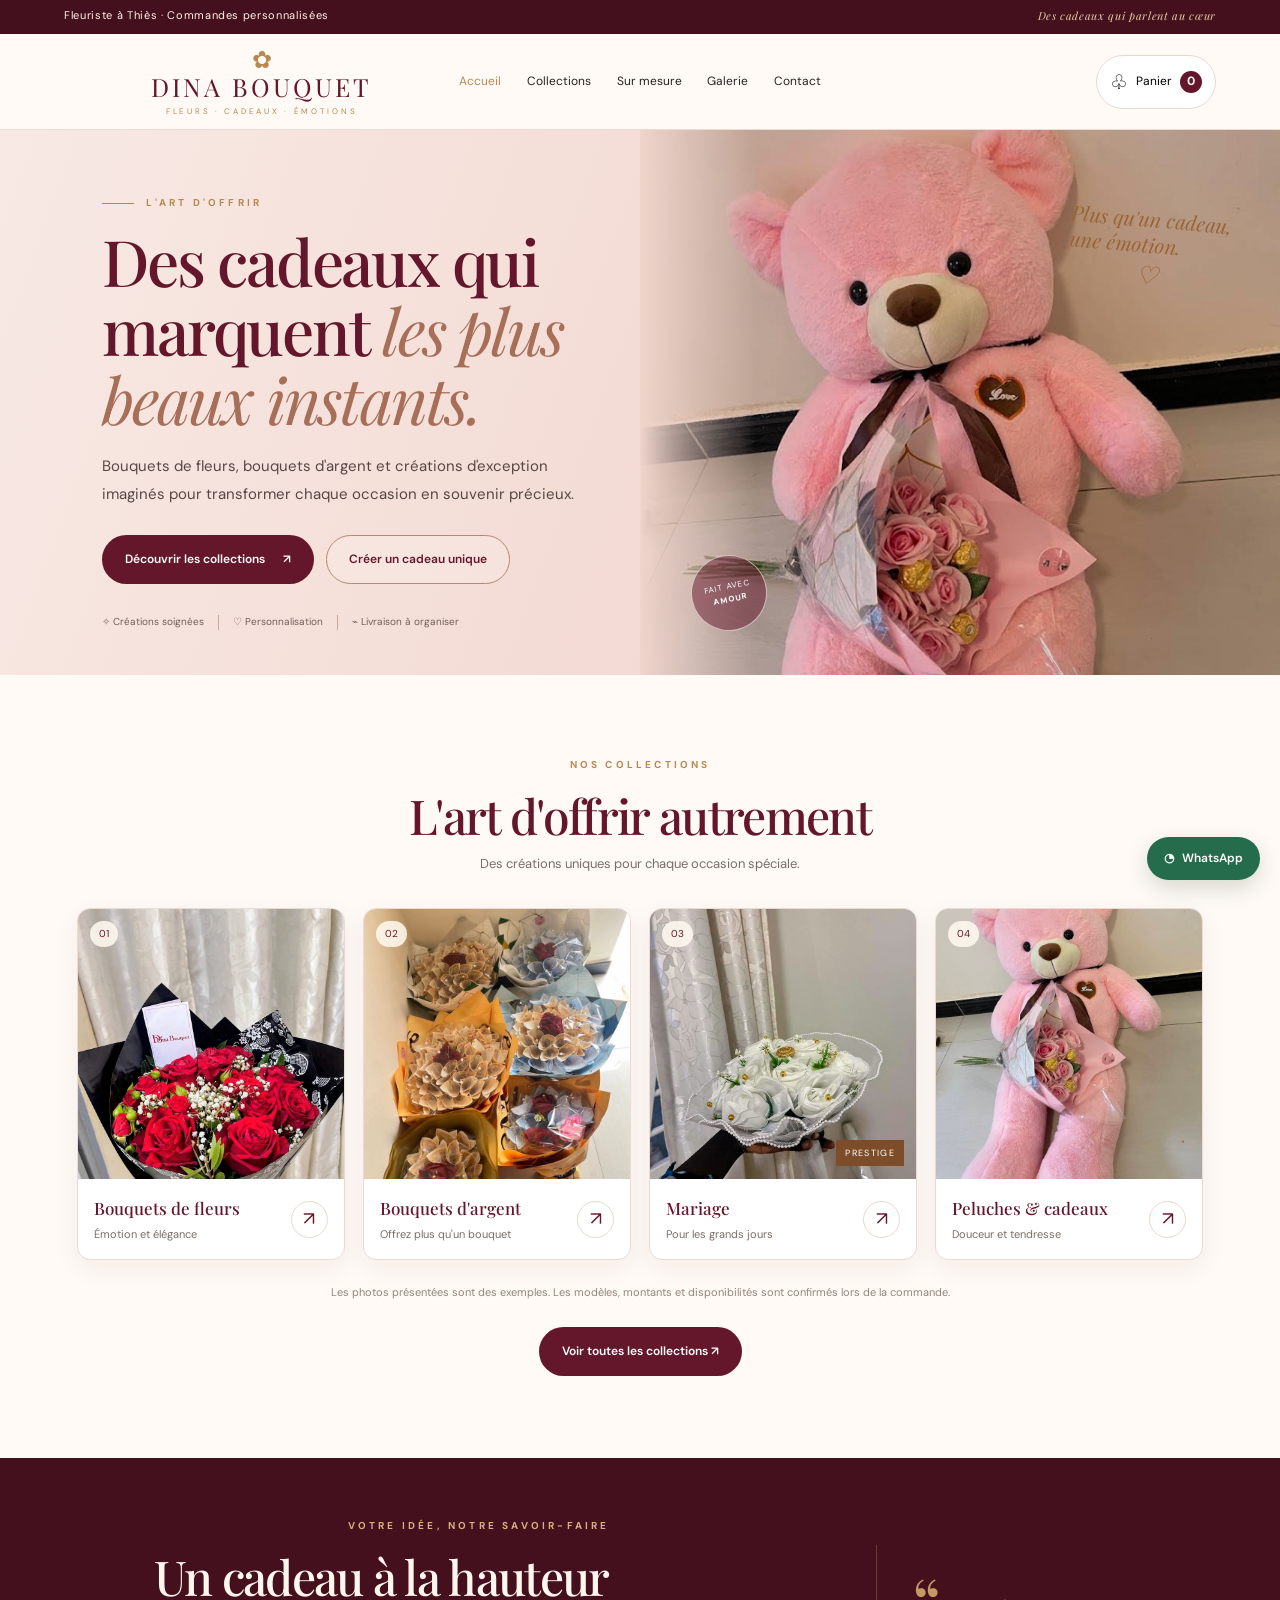
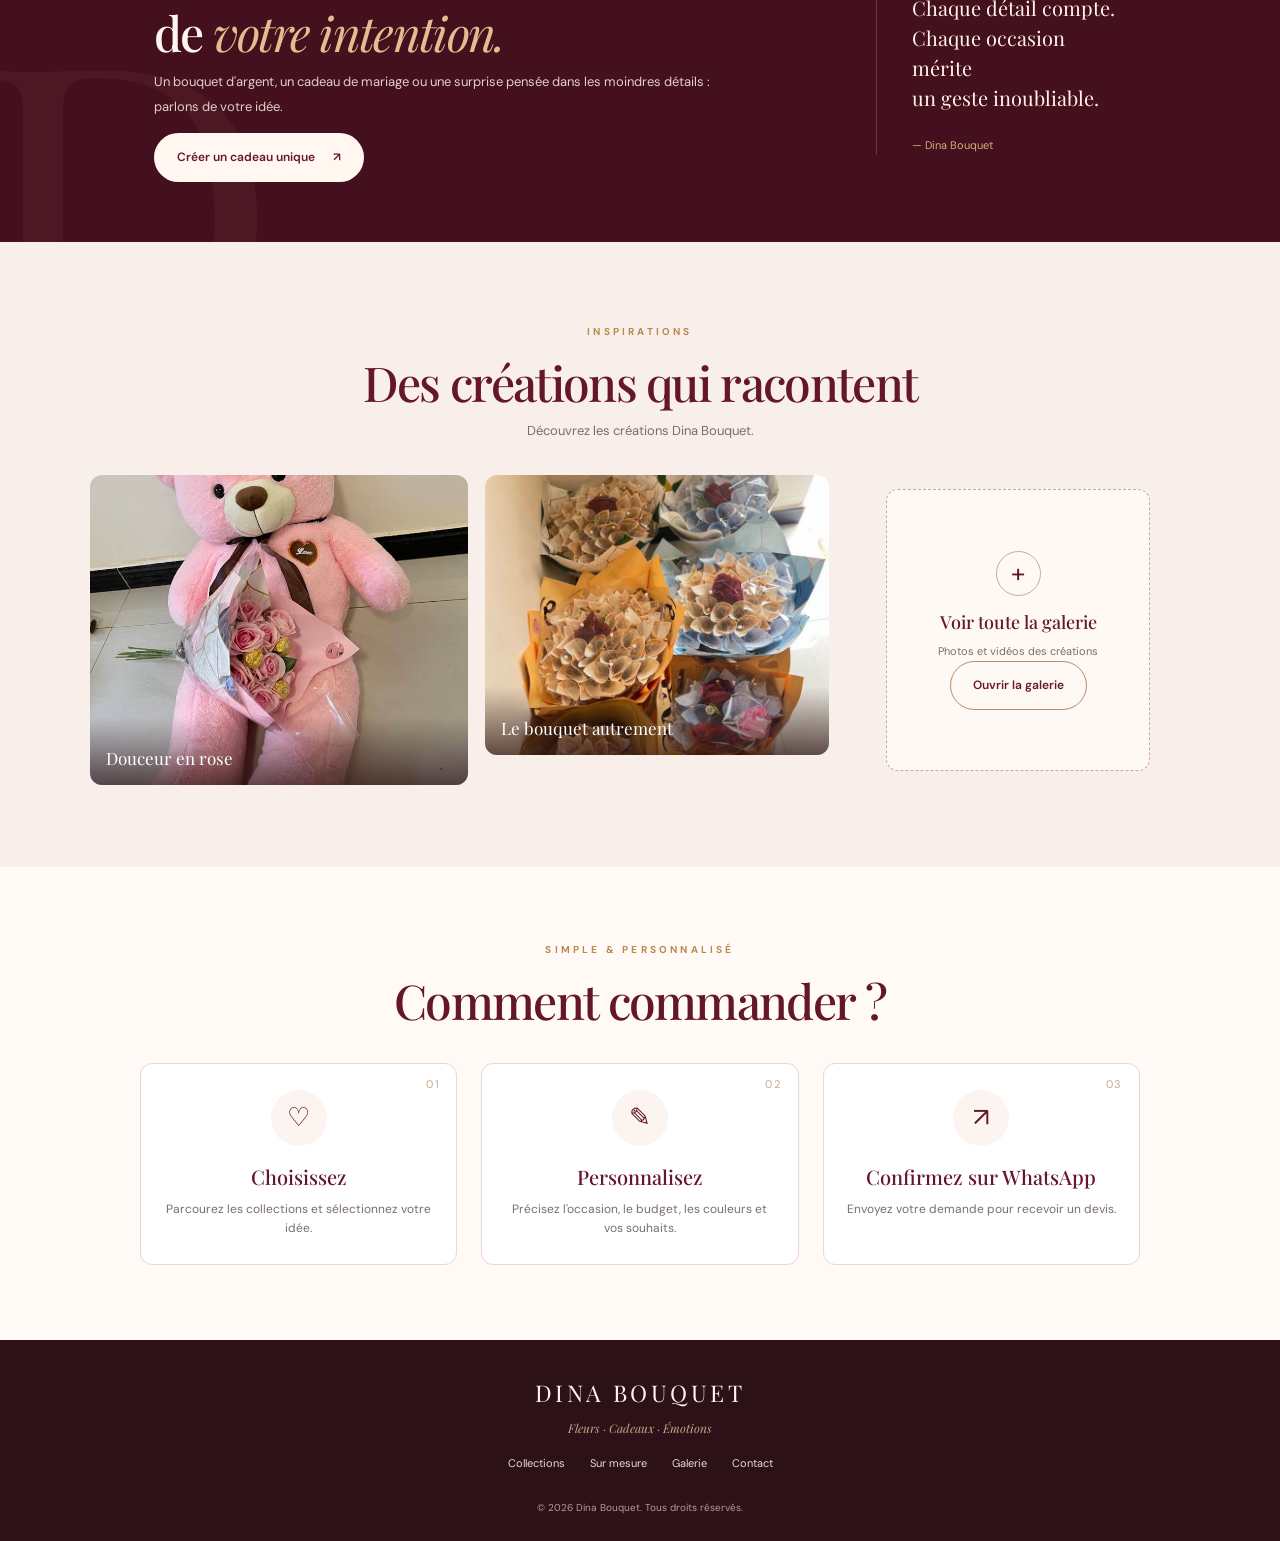
<file: index.html>
<!doctype html>
<html lang="fr">

<head>
  <meta charset="utf-8">
  <meta name="viewport" content="width=device-width, initial-scale=1">
  <meta name="theme-color" content="#64172a">
  <meta name="description"
    content="Dina Bouquet, fleuriste à Thiès : bouquets, cadeaux personnalisés et créations prestige.">
  <title>Accueil | Dina Bouquet</title>
  <link rel="stylesheet" href="styles.css">
</head>

<body>
  <div class="announcement"><span>Fleuriste à Thiès · Commandes personnalisées</span><span class="announcement-note">Des
      cadeaux qui parlent au cœur</span></div>
  <header class="site-header">
    <button class="menu-toggle" aria-label="Ouvrir le menu" aria-expanded="false">☰</button>
    <a class="brand" href="index.html" aria-label="Dina Bouquet, accueil"><span class="brand-mark">✿</span><span
        class="brand-name">DINA BOUQUET</span><span class="brand-tagline">FLEURS · CADEAUX · ÉMOTIONS</span></a>
    <nav class="nav-links" id="navLinks"><a href="index.html" aria-current="page">Accueil</a><a
        href="collections.html">Collections</a><a href="sur-mesure.html">Sur mesure</a><a
        href="galerie.html">Galerie</a></a><a href="contact.html">Contact</a></nav>
    <button class="cart-button" id="openCart" aria-label="Ouvrir le panier"><span
        class="cart-icon">♧</span><span>Panier</span><b id="cartCount">0</b></button>
  </header>
  <main>
    <section class="hero reveal" id="accueil">
      <div class="hero-copy">
        <p class="eyebrow"><span></span> L'ART D'OFFRIR</p>
        <h1>Des cadeaux qui marquent <em>les plus beaux instants.</em></h1>
        <p class="hero-text">Bouquets de fleurs, bouquets d'argent et créations d'exception imaginés pour transformer
          chaque occasion en souvenir précieux.</p>
        <div class="hero-actions"><a class="button button-primary" href="collections.html">Découvrir les collections
            <span>↗</span></a><a class="button button-outline" href="sur-mesure.html">Créer un cadeau unique</a></div>
        <div class="trust-row"><span>✧ Créations soignées</span><i></i><span>♡ Personnalisation</span><i></i><span>⌁
            Livraison à organiser</span></div>
      </div>
      <div class="hero-visual">
        <div class="hero-image-wrap"><img src="assets/images/ours-peluche-bouquet.jpeg"
            alt="Peluche et bouquet de roses" class="hero-image"></div>
        <div class="floating-note">Plus qu'un cadeau,<br><em>une émotion.</em><span>♡</span></div>
        <div class="hero-stamp">FAIT AVEC<br><b>AMOUR</b></div>
      </div>
    </section>
    <section class="section">
      <div class="section-heading reveal">
        <p class="eyebrow centered">NOS COLLECTIONS</p>
        <h2>L'art d'offrir autrement</h2>
        <p>Des créations uniques pour chaque occasion spéciale.</p>
      </div>
      <div class="collection-grid">
        <article class="collection-card reveal" data-category="Bouquets de fleurs"
          data-image="assets/images/ours-peluche-bouquet.jpeg">
          <div class="collection-image"><img src="assets/images/dina.PNG" alt="Bouquet de roses" loading="lazy"><span
              class="card-number">01</span></div>
          <div class="collection-info">
            <div>
              <h3>Bouquets de fleurs</h3>
              <p>Émotion et élégance</p>
            </div><button class="arrow-button" aria-label="Ajouter une demande de bouquet de fleurs"
              data-add="Bouquets de fleurs">↗</button>
          </div>
        </article>
        <article class="collection-card reveal" data-category="Bouquets d'argent"
          data-image="assets/images/ours-bouquets-argent.jpeg">
          <div class="collection-image"><img src="assets/images/ours-bouquets-argent.jpeg" alt="Bouquets d'argent"
              loading="lazy"><span class="card-number">02</span></div>
          <div class="collection-info">
            <div>
              <h3>Bouquets d'argent</h3>
              <p>Offrez plus qu'un bouquet</p>
            </div><button class="arrow-button" aria-label="Ajouter une demande de bouquet d'argent"
              data-add="Bouquets d'argent">↗</button>
          </div>
        </article>
        <article class="collection-card reveal" data-category="Mariage & Packs Or"
          data-image="assets/images/ours-bouquets-argent.jpeg">
          <div class="collection-image"><img src="assets/images/mariage.PNG" alt="Emballages cadeaux prestige"
              loading="lazy"><span class="card-number">03</span><span class="image-label">PRESTIGE</span></div>
          <div class="collection-info">
            <div>
              <h3>Mariage</h3>
              <p>Pour les grands jours</p>
            </div><button class="arrow-button" aria-label="Ajouter une demande mariage et pack or"
              data-add="Mariage & Packs Or">↗</button>
          </div>
        </article>
        <article class="collection-card reveal" data-category="Peluches & cadeaux"
          data-image="assets/images/ours-peluche-bouquet.jpeg">
          <div class="collection-image"><img src="assets/images/ours-peluche-bouquet.jpeg" alt="Peluche et bouquet"
              loading="lazy"><span class="card-number">04</span></div>
          <div class="collection-info">
            <div>
              <h3>Peluches & cadeaux</h3>
              <p>Douceur et tendresse</p>
            </div><button class="arrow-button" aria-label="Ajouter une demande de peluche"
              data-add="Peluches & cadeaux">↗</button>
          </div>
        </article>
      </div>
      <p class="section-footnote">Les photos présentées sont des exemples. Les modèles, montants et disponibilités sont
        confirmés lors de la commande.</p>
      <div style="text-align:center;margin-top:25px"><a class="button button-primary" href="collections.html">Voir
          toutes les collections ↗</a></div>
    </section>
    <section class="statement-section">
      <div class="statement-decoration">D</div>
      <div class="statement-content reveal">
        <p class="eyebrow centered">VOTRE IDÉE, NOTRE SAVOIR-FAIRE</p>
        <h2>Un cadeau à la hauteur<br>de <em>votre intention.</em></h2>
        <p>Un bouquet d'argent, un cadeau de mariage ou une surprise pensée dans les moindres détails : parlons de votre
          idée.</p><a class="button button-light" href="sur-mesure.html">Créer un cadeau unique <span>↗</span></a>
      </div>
      <div class="statement-side">
        <div class="quote-mark">“</div>
        <p>Chaque détail compte.<br>Chaque occasion mérite<br>un geste inoubliable.</p><span>— Dina Bouquet</span>
      </div>
    </section>
    <section class="section gallery-section">
      <div class="section-heading reveal">
        <p class="eyebrow centered">INSPIRATIONS</p>
        <h2>Des créations qui racontent</h2>
        <p>Découvrez les créations Dina Bouquet.</p>
      </div>
      <div class="gallery-grid">
        <figure class="gallery-tile tall reveal"><img src="assets/images/ours-peluche-bouquet.jpeg"
            alt="Peluche rose et bouquet">
          <figcaption>Douceur en rose</figcaption>
        </figure>
        <figure class="gallery-tile reveal"><img src="assets/images/ours-bouquets-argent.jpeg" alt="Bouquet d'argent">
          <figcaption>Le bouquet autrement</figcaption>
        </figure>
        <figure class="gallery-placeholder reveal"><span class="plus">+</span><strong>Voir toute la galerie</strong>
          <p>Photos et vidéos des créations</p><a class="button button-outline" href="galerie.html">Ouvrir la
            galerie</a>
        </figure>
      </div>
    </section>
    <section class="process-section">
      <div class="section-heading reveal">
        <p class="eyebrow centered">SIMPLE & PERSONNALISÉ</p>
        <h2>Comment commander ?</h2>
      </div>
      <div class="process-grid">
        <div class="process-step reveal"><span>01</span>
          <div class="process-icon">♡</div>
          <h3>Choisissez</h3>
          <p>Parcourez les collections et sélectionnez votre idée.</p>
        </div>
        <div class="process-step reveal"><span>02</span>
          <div class="process-icon">✎</div>
          <h3>Personnalisez</h3>
          <p>Précisez l'occasion, le budget, les couleurs et vos souhaits.</p>
        </div>
        <div class="process-step reveal"><span>03</span>
          <div class="process-icon">↗</div>
          <h3>Confirmez sur WhatsApp</h3>
          <p>Envoyez votre demande pour recevoir un devis.</p>
        </div>
      </div>
    </section>
  </main>
  <footer class="site-footer"><a class="footer-brand" href="index.html">DINA BOUQUET</a>
    <p>Fleurs · Cadeaux · Émotions</p>
    <div class="footer-links"><a href="collections.html">Collections</a><a href="sur-mesure.html">Sur mesure</a><a
        href="galerie.html">Galerie</a><a href="contact.html">Contact</a></div><small>© <span id="year"></span> Dina
      Bouquet. Tous droits réservés.</small>
  </footer>
  <a class="floating-whatsapp" id="floatingWhatsapp" href="#" aria-label="Contacter Dina Bouquet sur WhatsApp">◔
    <span>WhatsApp</span></a>
  <div class="cart-overlay" id="cartOverlay" hidden><button class="overlay-backdrop" id="closeCartBackdrop"
      aria-label="Fermer le panier"></button>
    <aside class="cart-drawer" role="dialog" aria-modal="true" aria-labelledby="cartTitle">
      <div class="cart-header">
        <div>
          <p class="eyebrow">VOTRE SÉLECTION</p>
          <h2 id="cartTitle">Mon panier <span id="cartTitleCount">(0)</span></h2>
        </div><button id="closeCart" class="close-cart" aria-label="Fermer">×</button>
      </div>
      <div id="cartItems" class="cart-items">
        <div class="empty-cart"><span>♡</span>
          <p>Votre panier est encore vide.</p><small>Ajoutez une collection pour préparer votre demande.</small>
        </div>
      </div>
      <div class="cart-footer">
        <p>Les prix des créations personnalisées sont confirmés sur devis.</p><button
          class="button button-primary full-width" id="checkoutButton">Commander sur WhatsApp ↗</button><button
          class="continue-shopping" id="continueShopping">Continuer mes découvertes</button>
      </div>
    </aside>
  </div>
  <div class="toast" id="toast" role="status" aria-live="polite"></div>
  <script src="script.js"></script>
</body>

</html>
</file>
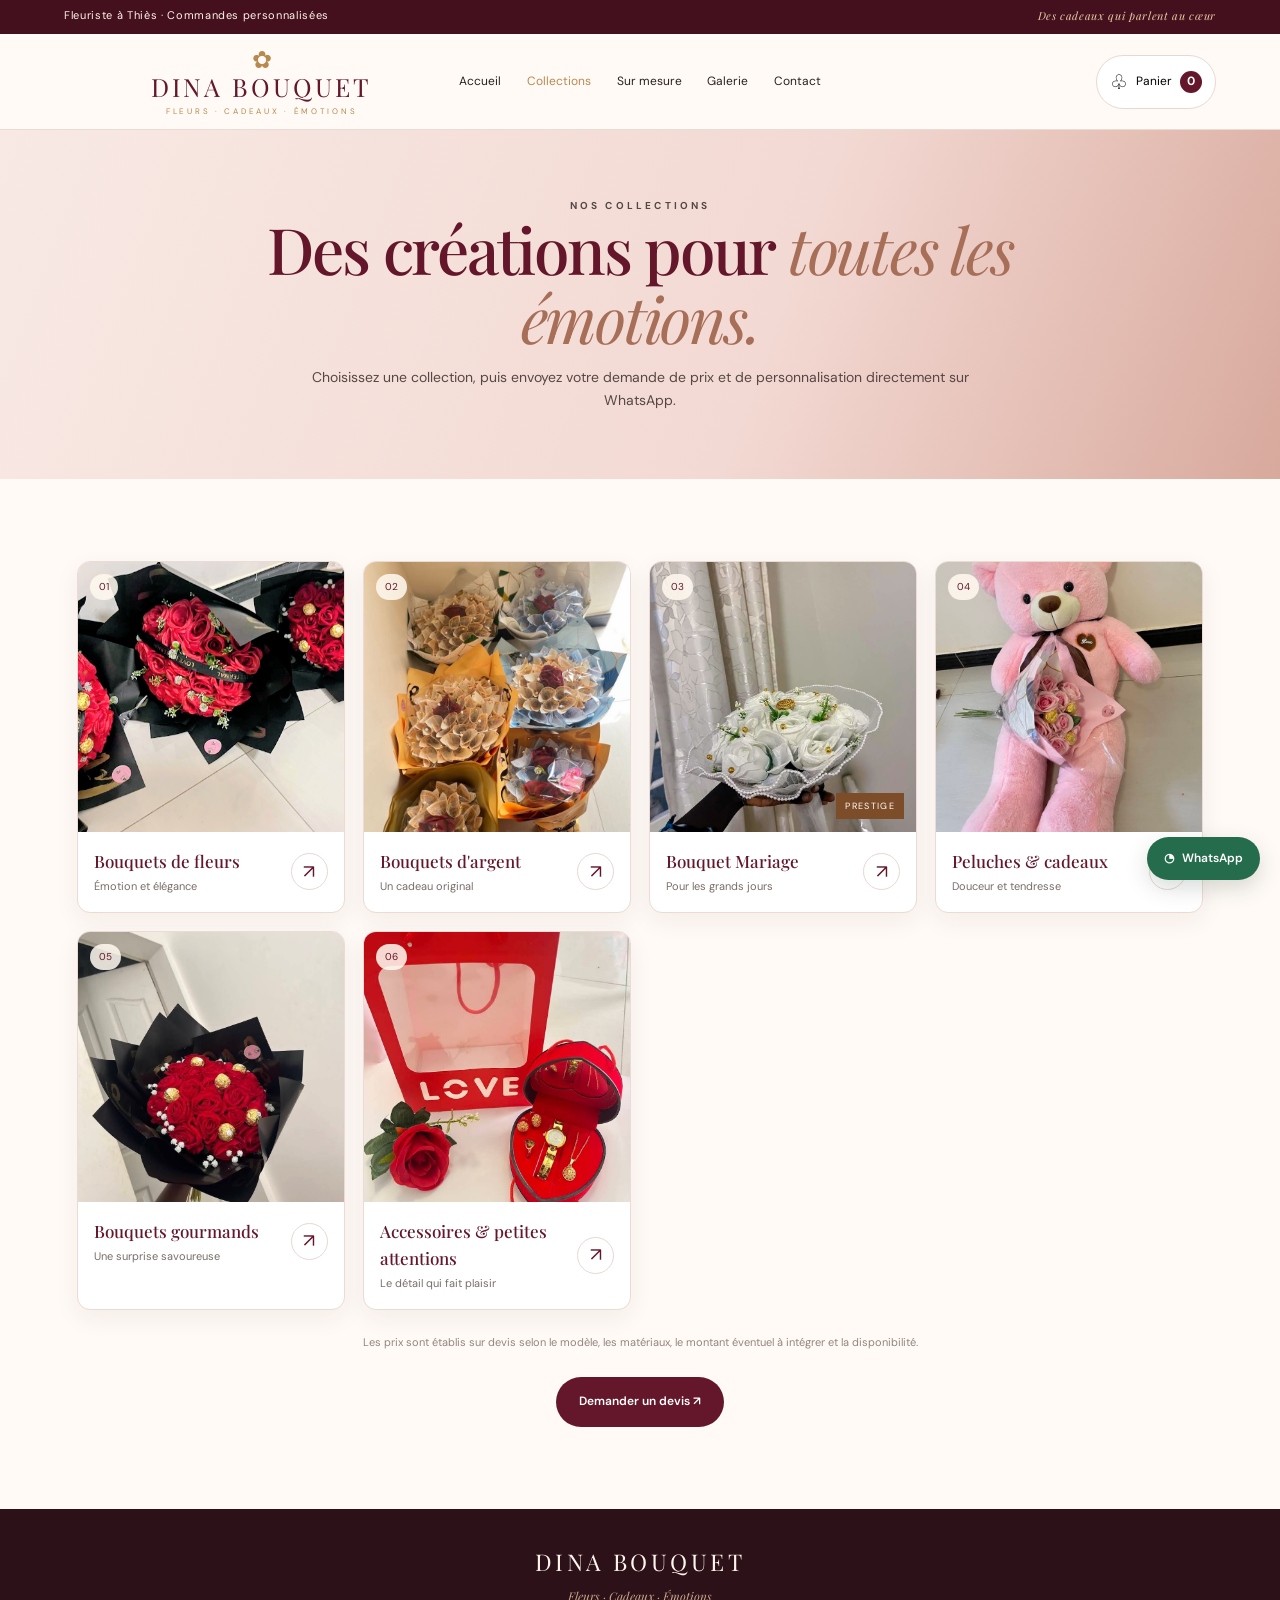
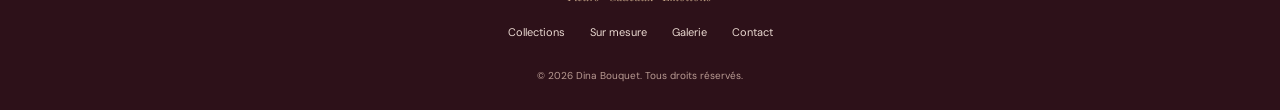
<file: collections.html>
<!doctype html>
<html lang="fr">

<head>
  <meta charset="utf-8">
  <meta name="viewport" content="width=device-width, initial-scale=1">
  <meta name="theme-color" content="#64172a">
  <meta name="description" content="Découvrez les six collections de bouquets et cadeaux Dina Bouquet à Thiès.">
  <title>Nos collections | Dina Bouquet</title>
  <link rel="stylesheet" href="styles.css">
</head>

<body>
  <div class="announcement">
    <span>Fleuriste à Thiès · Commandes personnalisées</span>
    <span class="announcement-note">Des cadeaux qui parlent au cœur</span>
  </div>

  <header class="site-header">
    <button class="menu-toggle" aria-label="Ouvrir le menu" aria-expanded="false">☰</button>
    <a class="brand" href="index.html" aria-label="Dina Bouquet, accueil">
      <span class="brand-mark">✿</span>
      <span class="brand-name">DINA BOUQUET</span>
      <span class="brand-tagline">FLEURS · CADEAUX · ÉMOTIONS</span>
    </a>
    <nav class="nav-links" id="navLinks">
      <a href="index.html">Accueil</a>
      <a href="collections.html" aria-current="page">Collections</a>
      <a href="sur-mesure.html">Sur mesure</a>
      <a href="galerie.html">Galerie</a>
      <a href="contact.html">Contact</a>
    </nav>
    <button class="cart-button" id="openCart" aria-label="Ouvrir le panier">
      <span class="cart-icon">♧</span><span>Panier</span><b id="cartCount">0</b>
    </button>
  </header>

  <main>
    <section class="page-hero">
      <p class="eyebrow centered">NOS COLLECTIONS</p>
      <h1>Des créations pour <em>toutes les émotions.</em></h1>
      <p>Choisissez une collection, puis envoyez votre demande de prix et de personnalisation directement sur WhatsApp.
      </p>
    </section>

    <section class="section">
      <div class="collection-grid">

        <article class="collection-card reveal" data-category="Bouquets de fleurs"
          data-image="assets/images/3bouquet.PNG">
          <div class="collection-image">
            <img src="assets/images/3bouquet.PNG" alt="Bouquets de fleurs" loading="lazy">
            <span class="card-number">01</span>
          </div>
          <div class="collection-info">
            <div>
              <h3>Bouquets de fleurs</h3>
              <p>Émotion et élégance</p>
            </div>
            <button class="arrow-button" data-add="Bouquets de fleurs"
              aria-label="Ajouter bouquets de fleurs au panier">↗</button>
          </div>
        </article>

        <article class="collection-card reveal" data-category="Bouquets d'argent"
          data-image="assets/images/ours-bouquets-argent.jpeg">
          <div class="collection-image">
            <img src="assets/images/ours-bouquets-argent.jpeg" alt="Bouquet d'argent" loading="lazy">
            <span class="card-number">02</span>
          </div>
          <div class="collection-info">
            <div>
              <h3>Bouquets d'argent</h3>
              <p>Un cadeau original</p>
            </div>
            <button class="arrow-button" data-add="Bouquets d'argent"
              aria-label="Ajouter bouquets d'argent au panier">↗</button>
          </div>
        </article>

        <article class="collection-card reveal" data-category="Bouquet Mariage" data-image="assets/images/mariage.PNG">
          <div class="collection-image">
            <img src="assets/images/mariage.PNG" alt="Création pour mariage" loading="lazy">
            <span class="card-number">03</span>
            <span class="image-label">PRESTIGE</span>
          </div>
          <div class="collection-info">
            <div>
              <h3>Bouquet Mariage</h3>
              <p>Pour les grands jours</p>
            </div>
            <button class="arrow-button" data-add="Mariage & Packs Or"
              aria-label="Ajouter mariage et packs or au panier">↗</button>
          </div>
        </article>

        <article class="collection-card reveal" data-category="Peluches & cadeaux"
          data-image="assets/images/ours-peluche-bouquet.jpeg">
          <div class="collection-image">
            <img src="assets/images/ours-peluche-bouquet.jpeg" alt="Peluche accompagnée d'un bouquet" loading="lazy">
            <span class="card-number">04</span>
          </div>
          <div class="collection-info">
            <div>
              <h3>Peluches & cadeaux</h3>
              <p>Douceur et tendresse</p>
            </div>
            <button class="arrow-button" data-add="Peluches & cadeaux"
              aria-label="Ajouter peluches et cadeaux au panier">↗</button>
          </div>
        </article>

        <article class="collection-card reveal" data-category="Bouquets gourmands"
          data-image="assets/images/bouquet-chocolat.jpg">
          <div class="collection-image">
            <img src="assets/images/bouquet-chocolat.jpg" alt="Bouquet gourmand au chocolat" loading="lazy">
            <span class="card-number">05</span>
          </div>
          <div class="collection-info">
            <div>
              <h3>Bouquets gourmands</h3>
              <p>Une surprise savoureuse</p>
            </div>
            <button class="arrow-button" data-add="Bouquets gourmands"
              aria-label="Ajouter bouquets gourmands au panier">↗</button>
          </div>
        </article>

        <article class="collection-card reveal" data-category="Accessoires & petites attentions"
          data-image="assets/images/bracelet.jpg">
          <div class="collection-image">
            <img src="assets/images/bracelet.jpg" alt="Bracelet cadeau" loading="lazy">
            <span class="card-number">06</span>
          </div>
          <div class="collection-info">
            <div>
              <h3>Accessoires & petites attentions</h3>
              <p>Le détail qui fait plaisir</p>
            </div>
            <button class="arrow-button" data-add="Accessoires & petites attentions"
              aria-label="Ajouter accessoires et petites attentions au panier">↗</button>
          </div>
        </article>

      </div>

      <p class="section-footnote">
        Les prix sont établis sur devis selon le modèle, les matériaux, le montant éventuel à intégrer et la
        disponibilité.
      </p>
      <div style="text-align:center;margin-top:26px">
        <a class="button button-primary" href="contact.html">Demander un devis ↗</a>
      </div>
    </section>
  </main>

  <footer class="site-footer">
    <a class="footer-brand" href="index.html">DINA BOUQUET</a>
    <p>Fleurs · Cadeaux · Émotions</p>
    <div class="footer-links">
      <a href="collections.html">Collections</a>
      <a href="sur-mesure.html">Sur mesure</a>
      <a href="galerie.html">Galerie</a>
      <a href="contact.html">Contact</a>
    </div>
    <small>© <span id="year"></span> Dina Bouquet. Tous droits réservés.</small>
  </footer>

  <a class="floating-whatsapp" id="floatingWhatsapp" href="#" aria-label="Contacter Dina Bouquet sur WhatsApp">◔
    <span>WhatsApp</span></a>

  <div class="cart-overlay" id="cartOverlay" hidden>
    <button class="overlay-backdrop" id="closeCartBackdrop" aria-label="Fermer le panier"></button>
    <aside class="cart-drawer" role="dialog" aria-modal="true" aria-labelledby="cartTitle">
      <div class="cart-header">
        <div>
          <p class="eyebrow">VOTRE SÉLECTION</p>
          <h2 id="cartTitle">Mon panier <span id="cartTitleCount">(0)</span></h2>
        </div>
        <button id="closeCart" class="close-cart" aria-label="Fermer">×</button>
      </div>
      <div id="cartItems" class="cart-items">
        <div class="empty-cart">
          <span>♡</span>
          <p>Votre panier est encore vide.</p>
          <small>Ajoutez une collection pour préparer votre demande.</small>
        </div>
      </div>
      <div class="cart-footer">
        <p>Les prix des créations personnalisées sont confirmés sur devis.</p>
        <button class="button button-primary full-width" id="checkoutButton">Commander sur WhatsApp ↗</button>
        <button class="continue-shopping" id="continueShopping">Continuer mes découvertes</button>
      </div>
    </aside>
  </div>

  <div class="toast" id="toast" role="status" aria-live="polite"></div>
  <script src="script.js"></script>
</body>

</html>
</file>
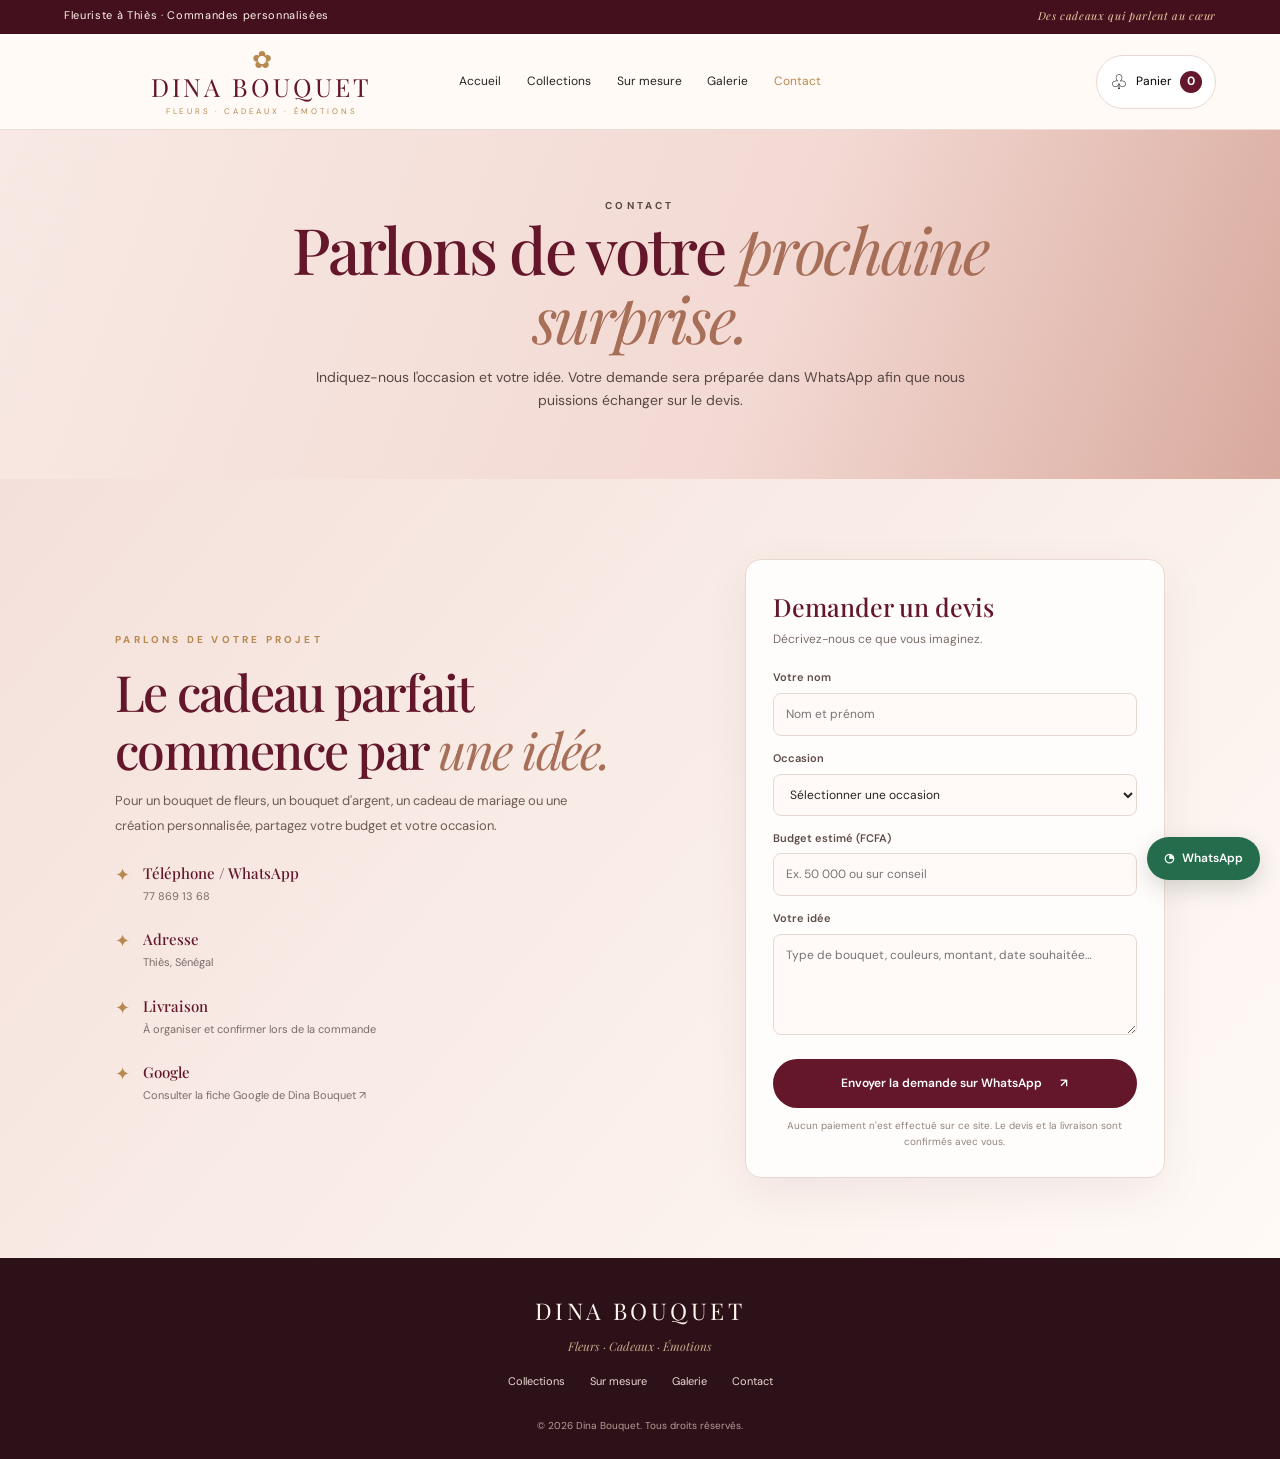
<file: contact.html>
<!doctype html>
<html lang="fr">

<head>
  <meta charset="utf-8">
  <meta name="viewport" content="width=device-width, initial-scale=1">
  <meta name="theme-color" content="#64172a">
  <meta name="description"
    content="Contactez Dina Bouquet à Thiès pour une demande de devis et une commande personnalisée.">
  <title>Contact | Dina Bouquet</title>
  <link rel="stylesheet" href="styles.css">
</head>

<body>
  <div class="announcement"><span>Fleuriste à Thiès · Commandes personnalisées</span><span class="announcement-note">Des
      cadeaux qui parlent au cœur</span></div>
  <header class="site-header">
    <button class="menu-toggle" aria-label="Ouvrir le menu" aria-expanded="false">☰</button>
    <a class="brand" href="index.html" aria-label="Dina Bouquet, accueil"><span class="brand-mark">✿</span><span
        class="brand-name">DINA BOUQUET</span><span class="brand-tagline">FLEURS · CADEAUX · ÉMOTIONS</span></a>
    <nav class="nav-links" id="navLinks"><a href="index.html">Accueil</a><a href="collections.html">Collections</a><a
        href="sur-mesure.html">Sur mesure</a><a href="galerie.html">Galerie</a><a href="contact.html"
        aria-current="page">Contact</a></nav>
    <button class="cart-button" id="openCart" aria-label="Ouvrir le panier"><span
        class="cart-icon">♧</span><span>Panier</span><b id="cartCount">0</b></button>
  </header>
  <main>
    <section class="page-hero">
      <p class="eyebrow centered">CONTACT</p>
      <h1>Parlons de votre <em>prochaine surprise.</em></h1>
      <p>Indiquez-nous l'occasion et votre idée. Votre demande sera préparée dans WhatsApp afin que nous puissions
        échanger sur le devis.</p>
    </section>
    <section class="contact-section">
      <div class="contact-copy">
        <p class="eyebrow">PARLONS DE VOTRE PROJET</p>
        <h2>Le cadeau parfait<br>commence par <em>une idée.</em></h2>
        <p>Pour un bouquet de fleurs, un bouquet d'argent, un cadeau de mariage ou une création personnalisée, partagez
          votre budget et votre occasion.</p>
        <div class="contact-detail"><span>✦</span>
          <div><b>Téléphone / WhatsApp</b><small><a href="https://wa.me/221778691368">77 869 13 68</a></small></div>
        </div>
        <div class="contact-detail"><span>✦</span>
          <div><b>Adresse</b><small>Thiès, Sénégal</small></div>
        </div>
        <div class="contact-detail"><span>✦</span>
          <div><b>Livraison</b><small>À organiser et confirmer lors de la commande</small></div>
        </div>
        <div class="contact-detail"><span>✦</span>
          <div><b>Google</b><small><a href="https://www.google.com/search?q=dinabouquet+fleuriste" target="_blank"
                rel="noopener">Consulter la fiche Google de Dina Bouquet ↗</a></small></div>
        </div>
      </div>
      <form class="contact-form" id="quoteForm">
        <h3>Demander un devis</h3>
        <p>Décrivez-nous ce que vous imaginez.</p>
        <label for="customerName">Votre nom</label><input id="customerName" name="name" placeholder="Nom et prénom"
          required>
        <label for="occasion">Occasion</label><select id="occasion" name="occasion" required>
          <option value="">Sélectionner une occasion</option>
          <option>Anniversaire</option>
          <option>Mariage / fiançailles</option>
          <option>Surprise romantique</option>
          <option>Cadeau prestige</option>
          <option>Autre occasion</option>
        </select>
        <label for="budget">Budget estimé (FCFA)</label><input id="budget" name="budget"
          placeholder="Ex. 50 000 ou sur conseil">
        <label for="details">Votre idée</label><textarea id="details" name="details" rows="4"
          placeholder="Type de bouquet, couleurs, montant, date souhaitée…"></textarea>
        <button class="button button-primary full-width" type="submit">Envoyer la demande sur WhatsApp
          <span>↗</span></button><small class="form-note">Aucun paiement n'est effectué sur ce site. Le devis et la
          livraison sont confirmés avec vous.</small>
      </form>
    </section>
  </main>
  <footer class="site-footer"><a class="footer-brand" href="index.html">DINA BOUQUET</a>
    <p>Fleurs · Cadeaux · Émotions</p>
    <div class="footer-links"><a href="collections.html">Collections</a><a href="sur-mesure.html">Sur mesure</a><a
        href="galerie.html">Galerie</a><a href="contact.html">Contact</a></div><small>© <span id="year"></span> Dina
      Bouquet. Tous droits réservés.</small>
  </footer>
  <a class="floating-whatsapp" id="floatingWhatsapp" href="#" aria-label="Contacter Dina Bouquet sur WhatsApp">◔
    <span>WhatsApp</span></a>
  <div class="cart-overlay" id="cartOverlay" hidden><button class="overlay-backdrop" id="closeCartBackdrop"
      aria-label="Fermer le panier"></button>
    <aside class="cart-drawer" role="dialog" aria-modal="true" aria-labelledby="cartTitle">
      <div class="cart-header">
        <div>
          <p class="eyebrow">VOTRE SÉLECTION</p>
          <h2 id="cartTitle">Mon panier <span id="cartTitleCount">(0)</span></h2>
        </div><button id="closeCart" class="close-cart" aria-label="Fermer">×</button>
      </div>
      <div id="cartItems" class="cart-items">
        <div class="empty-cart"><span>♡</span>
          <p>Votre panier est encore vide.</p><small>Ajoutez une collection pour préparer votre demande.</small>
        </div>
      </div>
      <div class="cart-footer">
        <p>Les prix des créations personnalisées sont confirmés sur devis.</p><button
          class="button button-primary full-width" id="checkoutButton">Commander sur WhatsApp ↗</button><button
          class="continue-shopping" id="continueShopping">Continuer mes découvertes</button>
      </div>
    </aside>
  </div>
  <div class="toast" id="toast" role="status" aria-live="polite"></div>
  <script src="script.js"></script>
</body>

</html>
</file>
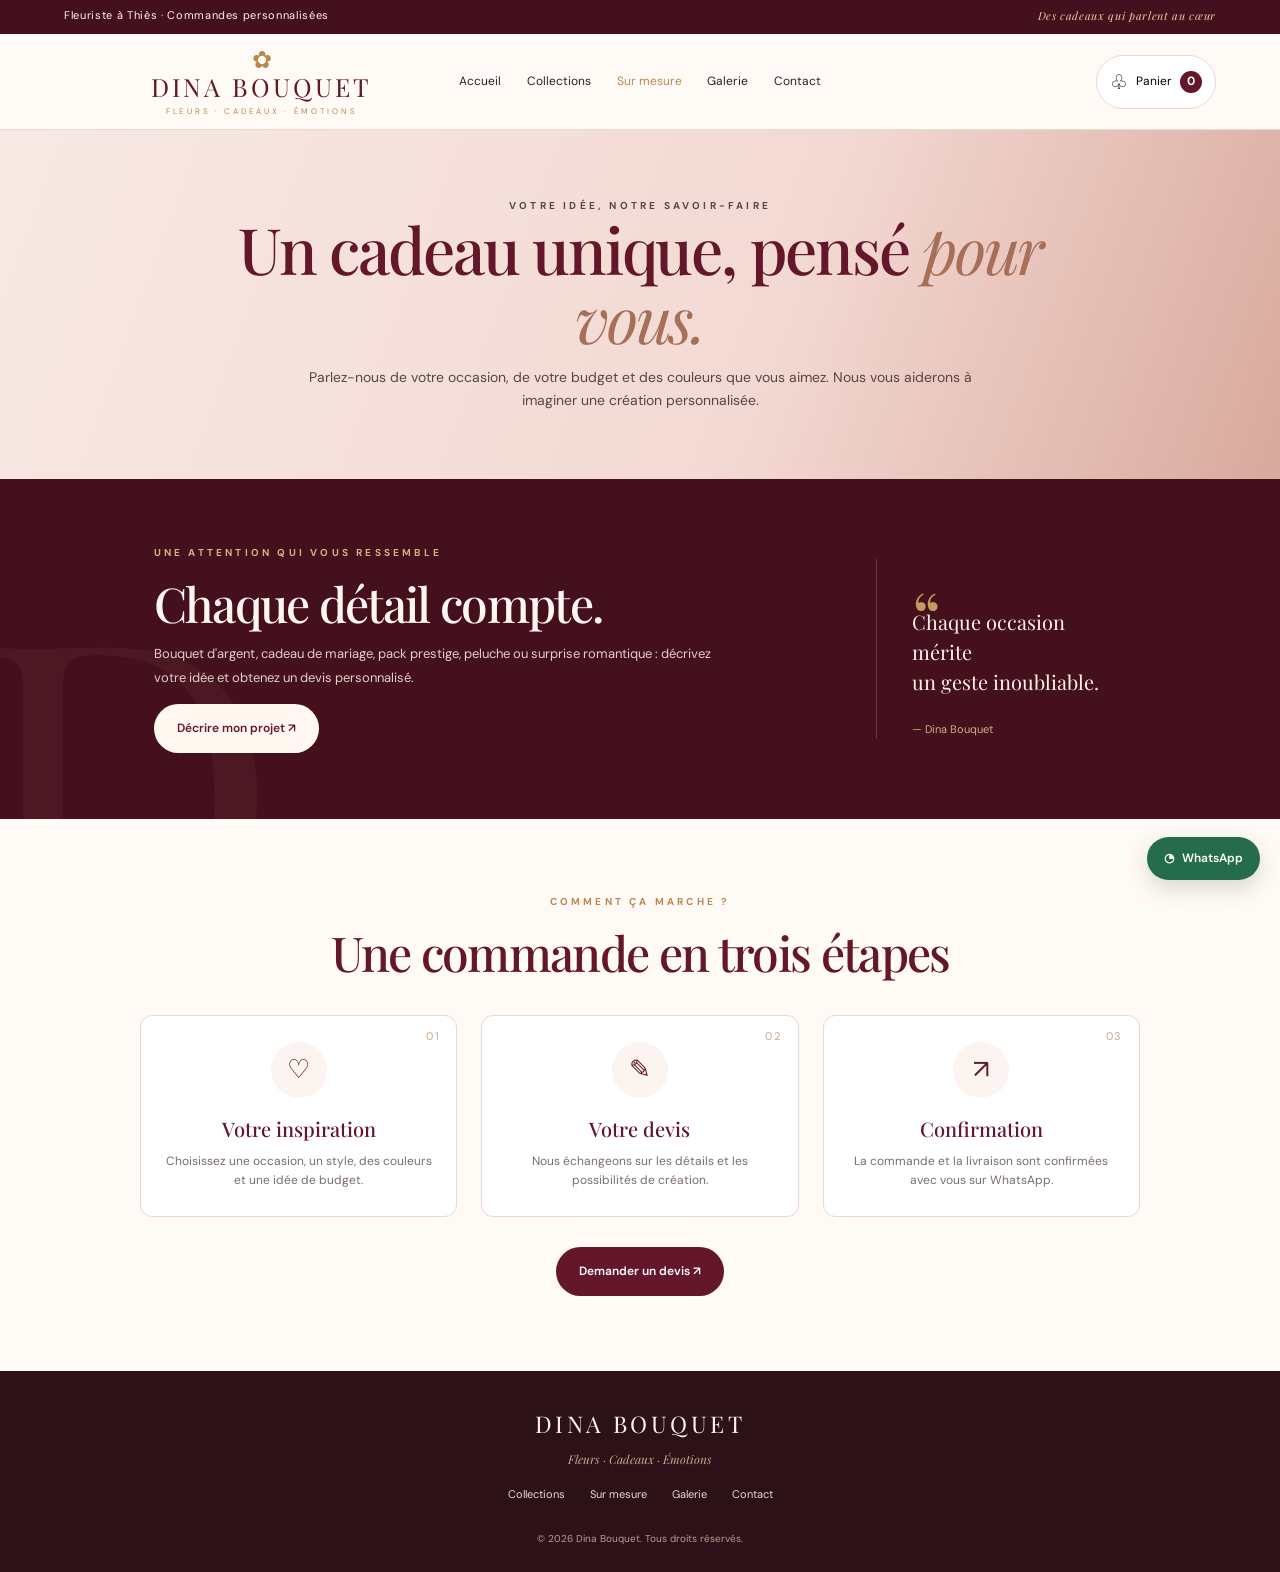
<file: sur-mesure.html>
<!doctype html>
<html lang="fr">

<head>
  <meta charset="utf-8">
  <meta name="viewport" content="width=device-width, initial-scale=1">
  <meta name="theme-color" content="#64172a">
  <meta name="description" content="Créations personnalisées, bouquets d'argent et cadeaux de mariage Dina Bouquet.">
  <title>Sur mesure | Dina Bouquet</title>
  <link rel="stylesheet" href="styles.css">
</head>

<body>
  <div class="announcement"><span>Fleuriste à Thiès · Commandes personnalisées</span><span class="announcement-note">Des
      cadeaux qui parlent au cœur</span></div>
  <header class="site-header">
    <button class="menu-toggle" aria-label="Ouvrir le menu" aria-expanded="false">☰</button>
    <a class="brand" href="index.html" aria-label="Dina Bouquet, accueil"><span class="brand-mark">✿</span><span
        class="brand-name">DINA BOUQUET</span><span class="brand-tagline">FLEURS · CADEAUX · ÉMOTIONS</span></a>
    <nav class="nav-links" id="navLinks"><a href="index.html">Accueil</a><a href="collections.html">Collections</a><a
        href="sur-mesure.html" aria-current="page">Sur mesure</a><a href="galerie.html">Galerie</a><a
        href="contact.html">Contact</a></nav>
    <button class="cart-button" id="openCart" aria-label="Ouvrir le panier"><span
        class="cart-icon">♧</span><span>Panier</span><b id="cartCount">0</b></button>
  </header>
  <main>
    <section class="page-hero">
      <p class="eyebrow centered">VOTRE IDÉE, NOTRE SAVOIR-FAIRE</p>
      <h1>Un cadeau unique, pensé <em>pour vous.</em></h1>
      <p>Parlez-nous de votre occasion, de votre budget et des couleurs que vous aimez. Nous vous aiderons à imaginer
        une création personnalisée.</p>
    </section>
    <section class="statement-section">
      <div class="statement-decoration">D</div>
      <div class="statement-content">
        <p class="eyebrow">UNE ATTENTION QUI VOUS RESSEMBLE</p>
        <h2>Chaque détail compte.</h2>
        <p>Bouquet d'argent, cadeau de mariage, pack prestige, peluche ou surprise romantique : décrivez votre idée et
          obtenez un devis personnalisé.</p><a class="button button-light" href="contact.html">Décrire mon projet ↗</a>
      </div>
      <div class="statement-side">
        <div class="quote-mark">“</div>
        <p>Chaque occasion mérite<br>un geste inoubliable.</p><span>— Dina Bouquet</span>
      </div>
    </section>
    <section class="process-section">
      <div class="section-heading">
        <p class="eyebrow centered">COMMENT ÇA MARCHE ?</p>
        <h2>Une commande en trois étapes</h2>
      </div>
      <div class="process-grid">
        <div class="process-step"><span>01</span>
          <div class="process-icon">♡</div>
          <h3>Votre inspiration</h3>
          <p>Choisissez une occasion, un style, des couleurs et une idée de budget.</p>
        </div>
        <div class="process-step"><span>02</span>
          <div class="process-icon">✎</div>
          <h3>Votre devis</h3>
          <p>Nous échangeons sur les détails et les possibilités de création.</p>
        </div>
        <div class="process-step"><span>03</span>
          <div class="process-icon">↗</div>
          <h3>Confirmation</h3>
          <p>La commande et la livraison sont confirmées avec vous sur WhatsApp.</p>
        </div>
      </div>
      <div style="text-align:center;margin-top:30px"><a class="button button-primary" href="contact.html">Demander un
          devis ↗</a></div>
    </section>
  </main>
  <footer class="site-footer"><a class="footer-brand" href="index.html">DINA BOUQUET</a>
    <p>Fleurs · Cadeaux · Émotions</p>
    <div class="footer-links"><a href="collections.html">Collections</a><a href="sur-mesure.html">Sur mesure</a><a
        href="galerie.html">Galerie</a><a href="contact.html">Contact</a></div><small>© <span id="year"></span> Dina
      Bouquet. Tous droits réservés.</small>
  </footer>
  <a class="floating-whatsapp" id="floatingWhatsapp" href="#" aria-label="Contacter Dina Bouquet sur WhatsApp">◔
    <span>WhatsApp</span></a>
  <div class="cart-overlay" id="cartOverlay" hidden><button class="overlay-backdrop" id="closeCartBackdrop"
      aria-label="Fermer le panier"></button>
    <aside class="cart-drawer" role="dialog" aria-modal="true" aria-labelledby="cartTitle">
      <div class="cart-header">
        <div>
          <p class="eyebrow">VOTRE SÉLECTION</p>
          <h2 id="cartTitle">Mon panier <span id="cartTitleCount">(0)</span></h2>
        </div><button id="closeCart" class="close-cart" aria-label="Fermer">×</button>
      </div>
      <div id="cartItems" class="cart-items">
        <div class="empty-cart"><span>♡</span>
          <p>Votre panier est encore vide.</p><small>Ajoutez une collection pour préparer votre demande.</small>
        </div>
      </div>
      <div class="cart-footer">
        <p>Les prix des créations personnalisées sont confirmés sur devis.</p><button
          class="button button-primary full-width" id="checkoutButton">Commander sur WhatsApp ↗</button><button
          class="continue-shopping" id="continueShopping">Continuer mes découvertes</button>
      </div>
    </aside>
  </div>
  <div class="toast" id="toast" role="status" aria-live="polite"></div>
  <script src="script.js"></script>
</body>

</html>
</file>
<file: styles.css>
@import url('https://fonts.googleapis.com/css2?family=DM+Sans:wght@400;500;600;700&family=Playfair+Display:wght@400;500;600;700&display=swap');

* {
    box-sizing: border-box
}

:root {
    --wine: #64172a;
    --wine-dark: #45101d;
    --rose: #f4dfdc;
    --blush: #fbf4f0;
    --cream: #fffaf6;
    --gold: #b8894e;
    --ink: #2b2020;
    --muted: #796d69;
    --line: #e8d8d1;
    --serif: "Playfair Display", Georgia, serif;
    --sans: "DM Sans", Arial, sans-serif
}

html {
    scroll-behavior: smooth;
    scroll-padding-top: 100px
}

body {
    margin: 0;
    background: var(--cream);
    color: var(--ink);
    font-family: var(--sans);
    font-size: 14px;
    line-height: 1.6
}

a {
    color: inherit;
    text-decoration: none
}

button,
input,
select,
textarea {
    font: inherit
}

button {
    cursor: pointer
}

img,
video {
    max-width: 100%;
    display: block
}

.announcement {
    min-height: 34px;
    padding: 7px 5%;
    display: flex;
    justify-content: space-between;
    gap: 20px;
    background: var(--wine-dark);
    color: #fff4eb;
    font-size: 11px;
    letter-spacing: .06em
}

.announcement-note {
    font-family: var(--serif);
    font-style: italic;
    color: #e6cba4
}

.site-header {
    min-height: 96px;
    padding: 0 5%;
    display: grid;
    grid-template-columns: 1fr auto 1fr;
    align-items: center;
    background: rgba(255, 250, 246, .96);
    border-bottom: 1px solid #eadbd4;
    position: sticky;
    top: 0;
    z-index: 20;
    backdrop-filter: blur(14px)
}

.brand {
    display: flex;
    flex-direction: column;
    align-items: center;
    line-height: 1.1;
    white-space: nowrap
}

.brand-mark {
    font-size: 24px;
    color: var(--gold);
    height: 26px
}

.brand-name {
    font-family: var(--serif);
    font-size: 25px;
    letter-spacing: .12em;
    color: var(--wine)
}

.brand-tagline {
    font-size: 8px;
    letter-spacing: .34em;
    color: var(--gold);
    margin-top: 7px
}

.nav-links {
    display: flex;
    gap: clamp(12px, 2vw, 28px);
    align-items: center;
    font-size: 12px
}

.nav-links a {
    transition: color .25s
}

.nav-links a:hover,
.nav-links a[aria-current="page"] {
    color: var(--gold)
}

.cart-button {
    justify-self: end;
    display: flex;
    align-items: center;
    gap: 8px;
    border: 1px solid var(--line);
    border-radius: 40px;
    background: white;
    padding: 10px 13px;
    font-size: 12px
}

.cart-button b {
    background: var(--wine);
    color: white;
    width: 22px;
    height: 22px;
    border-radius: 50%;
    display: grid;
    place-items: center
}

.cart-icon {
    font-size: 20px
}

.menu-toggle {
    display: none;
    background: none;
    border: 0;
    font-size: 24px;
    color: var(--wine)
}

.hero {
    display: grid;
    grid-template-columns: 1fr 1fr;
    min-height: 495px;
    background: linear-gradient(110deg, #f8e9e4, #f3d9d3 60%, #d8a99d);
    overflow: hidden
}

.hero-copy {
    padding: 65px 4vw 45px 8vw;
    align-self: center;
    position: relative;
    z-index: 2
}

.eyebrow {
    font-size: 10px;
    letter-spacing: .32em;
    color: var(--gold);
    font-weight: 700;
    margin: 0 0 15px;
    display: flex;
    align-items: center;
    gap: 12px
}

.eyebrow span {
    width: 32px;
    height: 1px;
    background: var(--gold)
}

h1,
h2,
h3,
p {
    margin-top: 0
}

h1,
h2 {
    font-family: var(--serif);
    font-weight: 500;
    letter-spacing: -.035em
}

h1 {
    font-size: clamp(42px, 5vw, 67px);
    line-height: 1.08;
    color: var(--wine);
    margin-bottom: 20px
}

h1 em,
h2 em {
    font-weight: 400;
    color: #a76e58
}

.hero-text {
    max-width: 500px;
    font-size: 15px;
    color: #574744;
    line-height: 1.85
}

.hero-actions {
    display: flex;
    flex-wrap: wrap;
    gap: 12px;
    margin: 26px 0 30px
}

.button {
    display: inline-flex;
    align-items: center;
    justify-content: center;
    gap: 18px;
    border: 1px solid transparent;
    border-radius: 50px;
    padding: 14px 22px;
    font-size: 12px;
    font-weight: 600;
    transition: transform .25s, box-shadow .25s, background .25s
}

.button:hover {
    transform: translateY(-3px);
    box-shadow: 0 10px 22px #52172a20
}

.button-primary {
    background: var(--wine);
    color: white
}

.button-primary:hover {
    background: #7a2036
}

.button-outline {
    border-color: #b88a67;
    color: var(--wine);
    background: #fff8f333
}

.button-light {
    background: #fff7f0;
    color: var(--wine)
}

.trust-row {
    display: flex;
    align-items: center;
    gap: 14px;
    flex-wrap: wrap;
    font-size: 10px;
    color: #725e58
}

.trust-row i {
    height: 15px;
    width: 1px;
    background: #c9a99b
}

.hero-visual {
    position: relative;
    min-height: 440px;
    overflow: hidden;
    background: #f0d5cc
}

.hero-image-wrap {
    position: absolute;
    inset: 0;
    overflow: hidden
}

.hero-image {
    width: 100%;
    height: 100%;
    object-fit: cover;
    object-position: center 35%;
    mix-blend-mode: multiply;
    mask-image: linear-gradient(90deg, transparent 0%, #000 18%);
    animation: heroFloat 7s ease-in-out infinite alternate
}

.floating-note {
    position: absolute;
    right: 8%;
    top: 14%;
    font-family: var(--serif);
    font-style: italic;
    font-size: 20px;
    line-height: 1.3;
    color: #9a6335;
    transform: rotate(5deg)
}

.floating-note span {
    display: block;
    text-align: center;
    font-size: 25px
}

.hero-stamp {
    position: absolute;
    bottom: 8%;
    left: 8%;
    width: 76px;
    height: 76px;
    border: 1px solid #fff9;
    border-radius: 50%;
    display: grid;
    align-content: center;
    text-align: center;
    font-size: 8px;
    letter-spacing: .15em;
    color: white;
    background: #64172a80;
    transform: rotate(-12deg)
}

.section {
    padding: 82px 6%
}

.section-heading {
    text-align: center;
    margin-bottom: 34px
}

.centered {
    justify-content: center
}

.section-heading h2,
.statement-content h2,
.contact-copy h2 {
    font-size: clamp(34px, 4vw, 48px);
    line-height: 1.16;
    color: var(--wine);
    margin-bottom: 10px
}

.section-heading>p:last-child {
    color: var(--muted);
    font-size: 13px;
    margin-bottom: 0
}

.collection-grid {
    display: grid;
    grid-template-columns: repeat(4, minmax(0, 1fr));
    gap: 18px
}

.collection-card {
    background: #fff;
    border: 1px solid #eadbd5;
    border-radius: 13px;
    overflow: hidden;
    box-shadow: 0 8px 24px #4a1a1210;
    transition: transform .35s, box-shadow .35s
}

.collection-card:hover {
    transform: translateY(-7px);
    box-shadow: 0 18px 35px #4a1a121c
}

.collection-image {
    height: 270px;
    position: relative;
    overflow: hidden;
    background: #eed9d2
}

.collection-image img {
    width: 100%;
    height: 100%;
    object-fit: cover;
    transition: transform .7s
}

.collection-card:hover .collection-image img {
    transform: scale(1.07)
}

.card-number {
    position: absolute;
    top: 12px;
    left: 12px;
    background: #fffaf0dc;
    color: var(--wine);
    padding: 5px 9px;
    border-radius: 30px;
    font-size: 10px
}

.image-label {
    position: absolute;
    bottom: 13px;
    right: 12px;
    color: white;
    background: #7c4d28;
    padding: 6px 9px;
    font-size: 9px;
    letter-spacing: .15em
}

.collection-info {
    padding: 16px;
    display: flex;
    align-items: center;
    justify-content: space-between;
    gap: 8px
}

.collection-info h3 {
    font-family: var(--serif);
    font-size: 17px;
    font-weight: 500;
    color: var(--wine);
    margin: 0 0 3px
}

.collection-info p {
    font-size: 11px;
    color: var(--muted);
    margin: 0
}

.arrow-button {
    border: 1px solid var(--line);
    border-radius: 50%;
    width: 37px;
    height: 37px;
    flex: 0 0 37px;
    background: white;
    color: var(--wine);
    font-size: 19px;
    transition: background .2s, color .2s, transform .2s
}

.arrow-button:hover {
    background: var(--wine);
    color: white;
    transform: rotate(45deg)
}

.section-footnote {
    text-align: center;
    font-size: 11px;
    color: #94847d;
    margin: 24px auto 0;
    max-width: 700px
}

.statement-section {
    background: var(--wine-dark);
    color: #fff2e9;
    min-height: 340px;
    display: grid;
    grid-template-columns: 1fr 250px;
    gap: 40px;
    align-items: center;
    padding: 60px 12%;
    position: relative;
    overflow: hidden
}

.statement-decoration {
    position: absolute;
    left: -30px;
    bottom: -170px;
    font-family: var(--serif);
    font-size: 430px;
    color: #ffffff08;
    line-height: 1
}

.statement-content {
    position: relative;
    z-index: 1;
    max-width: 650px
}

.statement-content .eyebrow {
    color: #d6b27d
}

.statement-content h2 {
    color: #fff6ef
}

.statement-content h2 em {
    color: #e2bd91
}

.statement-content>p:not(.eyebrow) {
    max-width: 570px;
    color: #e2cfc8;
    font-size: 13px;
    line-height: 1.9
}

.statement-side {
    border-left: 1px solid #b88a6755;
    padding-left: 35px;
    position: relative;
    z-index: 1
}

.quote-mark {
    font-family: var(--serif);
    font-size: 70px;
    color: #c59a61;
    height: 48px
}

.statement-side p {
    font-family: var(--serif);
    font-size: 20px;
    line-height: 1.5
}

.statement-side span {
    font-size: 11px;
    color: #d5ad80
}

.gallery-section {
    background: #f8efea
}

.gallery-grid {
    display: grid;
    grid-template-columns: 1.1fr 1fr 1fr;
    gap: 17px;
    max-width: 1100px;
    margin: auto
}

.gallery-tile {
    margin: 0;
    height: 280px;
    position: relative;
    overflow: hidden;
    border-radius: 12px;
    background: #ead2c8
}

.gallery-tile.tall {
    height: 310px
}

.gallery-tile img,
.gallery-tile video {
    width: 100%;
    height: 100%;
    object-fit: cover;
    transition: transform .7s
}

.gallery-tile:hover img {
    transform: scale(1.05)
}

.gallery-tile figcaption {
    position: absolute;
    bottom: 0;
    left: 0;
    right: 0;
    padding: 28px 16px 13px;
    background: linear-gradient(transparent, #2a1212b5);
    color: white;
    font-family: var(--serif);
    font-size: 17px
}

.gallery-placeholder {
    border: 1px dashed #c9a99b;
    border-radius: 12px;
    display: flex;
    flex-direction: column;
    align-items: center;
    justify-content: center;
    text-align: center;
    min-height: 260px;
    color: var(--wine);
    padding: 20px;
    background: #fff9f5
}

.gallery-placeholder .plus {
    width: 45px;
    height: 45px;
    border: 1px solid #c9a99b;
    border-radius: 50%;
    display: grid;
    place-items: center;
    font-size: 26px;
    margin-bottom: 12px
}

.gallery-placeholder strong {
    font-family: var(--serif);
    font-size: 18px;
    font-weight: 500
}

.gallery-placeholder p {
    font-size: 11px;
    color: var(--muted);
    margin: 6px 0 0
}

.process-section {
    padding: 75px 7%
}

.process-grid {
    display: grid;
    grid-template-columns: repeat(3, 1fr);
    gap: 24px;
    max-width: 1000px;
    margin: auto
}

.process-step {
    text-align: center;
    padding: 26px 22px;
    border: 1px solid var(--line);
    border-radius: 12px;
    background: white;
    position: relative
}

.process-step>span {
    position: absolute;
    top: 12px;
    right: 16px;
    color: #c7a789;
    font-size: 11px;
    letter-spacing: .15em
}

.process-icon {
    margin: 0 auto 15px;
    border-radius: 50%;
    width: 56px;
    height: 56px;
    display: grid;
    place-items: center;
    background: var(--blush);
    color: var(--wine);
    font-size: 26px
}

.process-step h3 {
    font-family: var(--serif);
    font-size: 20px;
    font-weight: 500;
    color: var(--wine);
    margin-bottom: 7px
}

.process-step p {
    font-size: 12px;
    color: var(--muted);
    margin: 0
}

.contact-section {
    padding: 80px 9%;
    display: grid;
    grid-template-columns: 1fr minmax(320px, .8fr);
    gap: 10%;
    background: linear-gradient(130deg, #f4e0da, #fffaf6)
}

.contact-copy {
    align-self: center
}

.contact-copy h2 {
    font-size: clamp(36px, 4vw, 50px)
}

.contact-copy>p:not(.eyebrow) {
    font-size: 13px;
    line-height: 1.9;
    color: #6e5b55;
    max-width: 490px
}

.contact-detail {
    display: flex;
    gap: 13px;
    align-items: flex-start;
    margin-top: 22px
}

.contact-detail>span {
    color: var(--gold);
    font-size: 18px
}

.contact-detail b,
.contact-detail small {
    display: block
}

.contact-detail b {
    font-family: var(--serif);
    font-size: 15px;
    color: var(--wine);
    font-weight: 500
}

.contact-detail small {
    font-size: 11px;
    color: var(--muted);
    margin-top: 3px
}

.contact-form {
    background: #fffdfb;
    border: 1px solid #e9d8d1;
    border-radius: 16px;
    padding: 27px;
    box-shadow: 0 15px 45px #45101d10
}

.contact-form h3 {
    font-family: var(--serif);
    font-size: 25px;
    color: var(--wine);
    font-weight: 500;
    margin-bottom: 3px
}

.contact-form>p {
    font-size: 12px;
    color: var(--muted);
    margin-bottom: 20px
}

.contact-form label {
    display: block;
    font-size: 11px;
    font-weight: 600;
    color: #5e4c48;
    margin: 14px 0 6px
}

.contact-form input,
.contact-form select,
.contact-form textarea {
    width: 100%;
    border: 1px solid #e6d8d1;
    border-radius: 8px;
    padding: 11px 12px;
    background: #fffaf7;
    color: var(--ink);
    outline: none;
    font-size: 12px;
    transition: border .2s
}

.contact-form input:focus,
.contact-form select:focus,
.contact-form textarea:focus {
    border-color: var(--gold)
}

.contact-form textarea {
    resize: vertical
}

.full-width {
    width: 100%;
    margin-top: 18px
}

.form-note {
    display: block;
    font-size: 10px;
    line-height: 1.6;
    color: #93827c;
    text-align: center;
    margin-top: 10px
}

.site-footer {
    background: #2d1119;
    color: #ead9d1;
    text-align: center;
    padding: 35px 20px 24px
}

.footer-brand {
    font-family: var(--serif);
    font-size: 23px;
    letter-spacing: .15em;
    color: #fff5ed
}

.site-footer>p {
    font-family: var(--serif);
    font-style: italic;
    font-size: 12px;
    color: #c7a789;
    margin: 7px 0 17px
}

.footer-links {
    display: flex;
    justify-content: center;
    gap: 25px;
    font-size: 11px;
    margin-bottom: 22px
}

.footer-links a:hover {
    color: #d9b47e
}

.site-footer>small {
    font-size: 10px;
    color: #b99b93
}

.floating-whatsapp {
    position: fixed;
    right: 20px;
    bottom: 20px;
    z-index: 19;
    display: flex;
    align-items: center;
    gap: 8px;
    background: #246c4b;
    color: white;
    padding: 12px 17px;
    border-radius: 40px;
    box-shadow: 0 8px 22px #152e202b;
    font-size: 12px;
    font-weight: 600;
    transition: transform .2s
}

.floating-whatsapp:hover {
    transform: translateY(-3px)
}

.cart-overlay {
    position: fixed;
    inset: 0;
    z-index: 50;
    display: flex;
    justify-content: flex-end
}

.cart-overlay[hidden] {
    display: none
}

.overlay-backdrop {
    position: absolute;
    inset: 0;
    border: 0;
    background: #1e0d13a8;
    backdrop-filter: blur(3px);
    animation: fadeIn .2s
}

.cart-drawer {
    position: relative;
    width: min(440px, 100%);
    height: 100%;
    background: var(--cream);
    padding: 26px;
    display: flex;
    flex-direction: column;
    box-shadow: -15px 0 50px #0002;
    animation: slideIn .35s ease
}

.cart-header {
    display: flex;
    align-items: flex-start;
    justify-content: space-between;
    border-bottom: 1px solid var(--line);
    padding-bottom: 18px
}

.cart-header .eyebrow {
    font-size: 9px;
    margin-bottom: 5px
}

.cart-header h2 {
    font-size: 28px;
    color: var(--wine);
    margin: 0
}

.cart-header h2 span {
    font-family: var(--sans);
    font-size: 13px;
    color: var(--muted)
}

.close-cart {
    border: 1px solid var(--line);
    border-radius: 50%;
    width: 36px;
    height: 36px;
    background: white;
    font-size: 24px;
    color: var(--wine)
}

.cart-items {
    overflow: auto;
    flex: 1;
    padding: 15px 0
}

.empty-cart {
    text-align: center;
    padding: 50px 10px;
    color: var(--muted)
}

.empty-cart span {
    font-size: 40px;
    color: #c6a18e
}

.empty-cart p {
    font-family: var(--serif);
    font-size: 20px;
    color: var(--wine);
    margin: 10px 0 4px
}

.empty-cart small {
    font-size: 11px
}

.cart-item {
    display: grid;
    grid-template-columns: 62px 1fr auto;
    gap: 12px;
    padding: 13px 0;
    border-bottom: 1px solid var(--line);
    align-items: center
}

.cart-item img {
    width: 62px;
    height: 70px;
    object-fit: cover;
    border-radius: 8px
}

.cart-item h4 {
    font-family: var(--serif);
    font-size: 15px;
    font-weight: 500;
    margin: 0 0 4px;
    color: var(--wine)
}

.cart-item small {
    font-size: 10px;
    color: var(--muted)
}

.remove-item {
    border: 0;
    background: transparent;
    color: #9a625e;
    font-size: 19px
}

.cart-footer {
    border-top: 1px solid var(--line);
    padding-top: 16px
}

.cart-footer>p {
    font-size: 11px;
    color: var(--muted)
}

.continue-shopping {
    display: block;
    border: 0;
    background: none;
    margin: 12px auto 0;
    color: var(--wine);
    font-size: 12px;
    text-decoration: underline
}

.toast {
    position: fixed;
    bottom: 78px;
    left: 50%;
    transform: translate(-50%, 15px);
    z-index: 70;
    background: #2d1119;
    color: white;
    padding: 12px 18px;
    border-radius: 8px;
    font-size: 12px;
    opacity: 0;
    pointer-events: none;
    transition: opacity .25s, transform .25s;
    box-shadow: 0 8px 25px #0002
}

.toast.show {
    opacity: 1;
    transform: translate(-50%, 0)
}

.reveal {
    opacity: 0;
    transform: translateY(22px);
    transition: opacity .7s ease, transform .7s ease
}

.reveal.visible {
    opacity: 1;
    transform: translateY(0)
}

.collection-card:nth-child(2),
.process-step:nth-child(2) {
    transition-delay: .08s
}

.collection-card:nth-child(3),
.process-step:nth-child(3) {
    transition-delay: .16s
}

.collection-card:nth-child(4) {
    transition-delay: .24s
}

.page-hero {
    padding: 68px 8%;
    text-align: center;
    background: linear-gradient(110deg, #f8e9e4, #f3d9d3 60%, #d8a99d)
}

.page-hero h1 {
    max-width: 850px;
    margin: 0 auto 14px
}

.page-hero p {
    max-width: 700px;
    margin: 0 auto;
    color: #574744
}

.video-grid {
    display: grid;
    grid-template-columns: repeat(3, minmax(0, 1fr));
    gap: 18px
}

.video-card {
    border-radius: 13px;
    overflow: hidden;
    background: #fff;
    border: 1px solid var(--line)
}

.video-card video {
    width: 100%;
    aspect-ratio: 4/5;
    object-fit: cover;
    background: #ead2c8
}

.video-card h3 {
    font-family: var(--serif);
    color: var(--wine);
    font-weight: 500;
    padding: 12px 15px 0;
    margin-bottom: 4px
}

.video-card p {
    font-size: 12px;
    color: var(--muted);
    padding: 0 15px 14px;
    margin: 0
}

@keyframes heroFloat {
    from {
        transform: scale(1.02) translateY(0)
    }

    to {
        transform: scale(1.07) translateY(-8px)
    }
}

@keyframes fadeIn {
    from {
        opacity: 0
    }

    to {
        opacity: 1
    }
}

@keyframes slideIn {
    from {
        transform: translateX(35px);
        opacity: .7
    }

    to {
        transform: translateX(0);
        opacity: 1
    }
}

@media(prefers-reduced-motion:reduce) {

    *,
    *::before,
    *::after {
        scroll-behavior: auto !important;
        animation-duration: .01ms !important;
        animation-iteration-count: 1 !important;
        transition-duration: .01ms !important
    }

    .reveal {
        opacity: 1;
        transform: none
    }
}

@media(max-width:1050px) {
    .site-header {
        padding: 0 3%;
        grid-template-columns: 1fr auto 1fr
    }

    .nav-links {
        gap: 12px;
        font-size: 11px
    }

    .brand-name {
        font-size: 21px
    }

    .collection-image {
        height: 225px
    }

    .collection-info {
        padding: 13px
    }

    .collection-info h3 {
        font-size: 15px
    }

    .hero-copy {
        padding-left: 6vw
    }

    .statement-section {
        padding: 55px 8%
    }
}

@media(max-width:780px) {
    .announcement {
        justify-content: center;
        text-align: center;
        font-size: 10px
    }

    .announcement-note {
        display: none
    }

    .site-header {
        min-height: 78px;
        grid-template-columns: 42px 1fr auto;
        padding: 0 18px
    }

    .menu-toggle {
        display: block;
        grid-column: 1;
        grid-row: 1
    }

    .brand {
        grid-column: 2;
        grid-row: 1
    }

    .brand-name {
        font-size: 20px
    }

    .brand-tagline {
        font-size: 7px
    }

    .cart-button {
        grid-column: 3;
        grid-row: 1;
        padding: 8px 10px
    }

    .cart-button>span:not(.cart-icon) {
        display: none
    }

    .nav-links {
        position: absolute;
        top: 78px;
        left: 0;
        right: 0;
        background: #fffaf6;
        display: flex;
        flex-direction: column;
        align-items: stretch;
        gap: 0;
        padding: 0 22px;
        max-height: 0;
        overflow: hidden;
        box-shadow: 0 12px 20px #45101d0b;
        transition: max-height .35s, padding .35s
    }

    .nav-links.open {
        max-height: 380px;
        padding: 10px 22px 18px;
        border-bottom: 1px solid var(--line)
    }

    .nav-links a {
        padding: 12px 4px;
        border-bottom: 1px solid #f1e7e1;
        font-size: 13px
    }

    .hero {
        grid-template-columns: 1fr
    }

    .hero-copy {
        padding: 46px 7% 25px
    }

    .hero-visual {
        min-height: 320px
    }

    .hero-image {
        object-position: center 38%;
        mask-image: linear-gradient(180deg, transparent 0%, #000 10%)
    }

    .floating-note {
        right: 7%;
        top: 8%;
        font-size: 17px
    }

    .hero-stamp {
        bottom: 9%;
        left: 6%
    }

    .hero-actions {
        gap: 9px
    }

    .button {
        padding: 13px 17px
    }

    .trust-row {
        gap: 9px
    }

    .section {
        padding: 60px 5%
    }

    .collection-grid {
        grid-template-columns: repeat(2, minmax(0, 1fr));
        gap: 13px
    }

    .collection-image {
        height: 230px
    }

    .collection-info {
        padding: 12px
    }

    .collection-info h3 {
        font-size: 15px
    }

    .collection-info p {
        font-size: 10px
    }

    .arrow-button {
        width: 32px;
        height: 32px;
        flex-basis: 32px
    }

    .statement-section {
        grid-template-columns: 1fr;
        padding: 48px 7%;
        gap: 28px
    }

    .statement-side {
        border-left: 0;
        border-top: 1px solid #b88a6755;
        padding: 20px 0 0
    }

    .statement-side p {
        font-size: 18px
    }

    .gallery-grid {
        grid-template-columns: 1fr 1fr
    }

    .gallery-tile,
    .gallery-tile.tall {
        height: 245px
    }

    .gallery-placeholder {
        min-height: 180px;
        grid-column: span 2
    }

    .process-section {
        padding: 58px 5%
    }

    .process-grid {
        gap: 12px
    }

    .process-step {
        padding: 25px 13px 18px
    }

    .process-step h3 {
        font-size: 17px
    }

    .process-step p {
        font-size: 11px
    }

    .contact-section {
        padding: 60px 6%;
        grid-template-columns: 1fr;
        gap: 35px
    }

    .contact-form {
        padding: 23px
    }

    .contact-copy h2 {
        font-size: 39px
    }

    .video-grid {
        grid-template-columns: repeat(2, minmax(0, 1fr))
    }
}

@media(max-width:430px) {
    h1 {
        font-size: 42px
    }

    .hero-text {
        font-size: 13px
    }

    .hero-actions .button {
        font-size: 11px;
        gap: 10px
    }

    .trust-row {
        font-size: 9px
    }

    .collection-image {
        height: 185px
    }

    .collection-info {
        gap: 5px
    }

    .collection-info h3 {
        font-size: 14px
    }

    .collection-info p {
        font-size: 9px
    }

    .arrow-button {
        width: 29px;
        height: 29px;
        flex-basis: 29px
    }

    .section-heading h2 {
        font-size: 32px
    }

    .process-grid {
        grid-template-columns: 1fr
    }

    .process-step {
        display: grid;
        grid-template-columns: 58px 1fr;
        column-gap: 14px;
        text-align: left;
        align-items: center
    }

    .process-step>span {
        top: 10px;
        right: 12px
    }

    .process-icon {
        grid-row: 1/3;
        margin: 0
    }

    .process-step h3 {
        align-self: end;
        margin: 0
    }

    .process-step p {
        align-self: start
    }

    .gallery-grid {
        gap: 10px
    }

    .gallery-tile,
    .gallery-tile.tall {
        height: 200px
    }

    .gallery-tile figcaption {
        font-size: 14px
    }

    .floating-whatsapp {
        right: 12px;
        bottom: 12px;
        padding: 11px 14px
    }

    .footer-links {
        gap: 15px
    }

    .cart-drawer {
        padding: 20px
    }

    .contact-copy h2 {
        font-size: 35px
    }

    .video-grid {
        grid-template-columns: 1fr
    }
}


.videos-gallery {
    width: min(1200px, 92%);
    margin: 40px auto;
}

.videos-grid {
    display: grid;
    grid-template-columns: repeat(3, minmax(0, 1fr));
    gap: 24px;
}

.video-card {
    min-width: 0;
    overflow: hidden;
    border-radius: 12px;
    background: #fffaf7;
}

.video-card video {
    display: block;
    width: 100%;
    aspect-ratio: 9 / 16;
    object-fit: cover;
    background: #241a1c;
}

.video-card p {
    margin: 12px;
    color: #64172a;
    font-weight: 600;
}

@media (max-width: 800px) {
    .videos-grid {
        grid-template-columns: repeat(2, minmax(0, 1fr));
        gap: 14px;
    }
}

@media (max-width: 480px) {
    .videos-grid {
        grid-template-columns: 1fr;
    }
}
</file>
